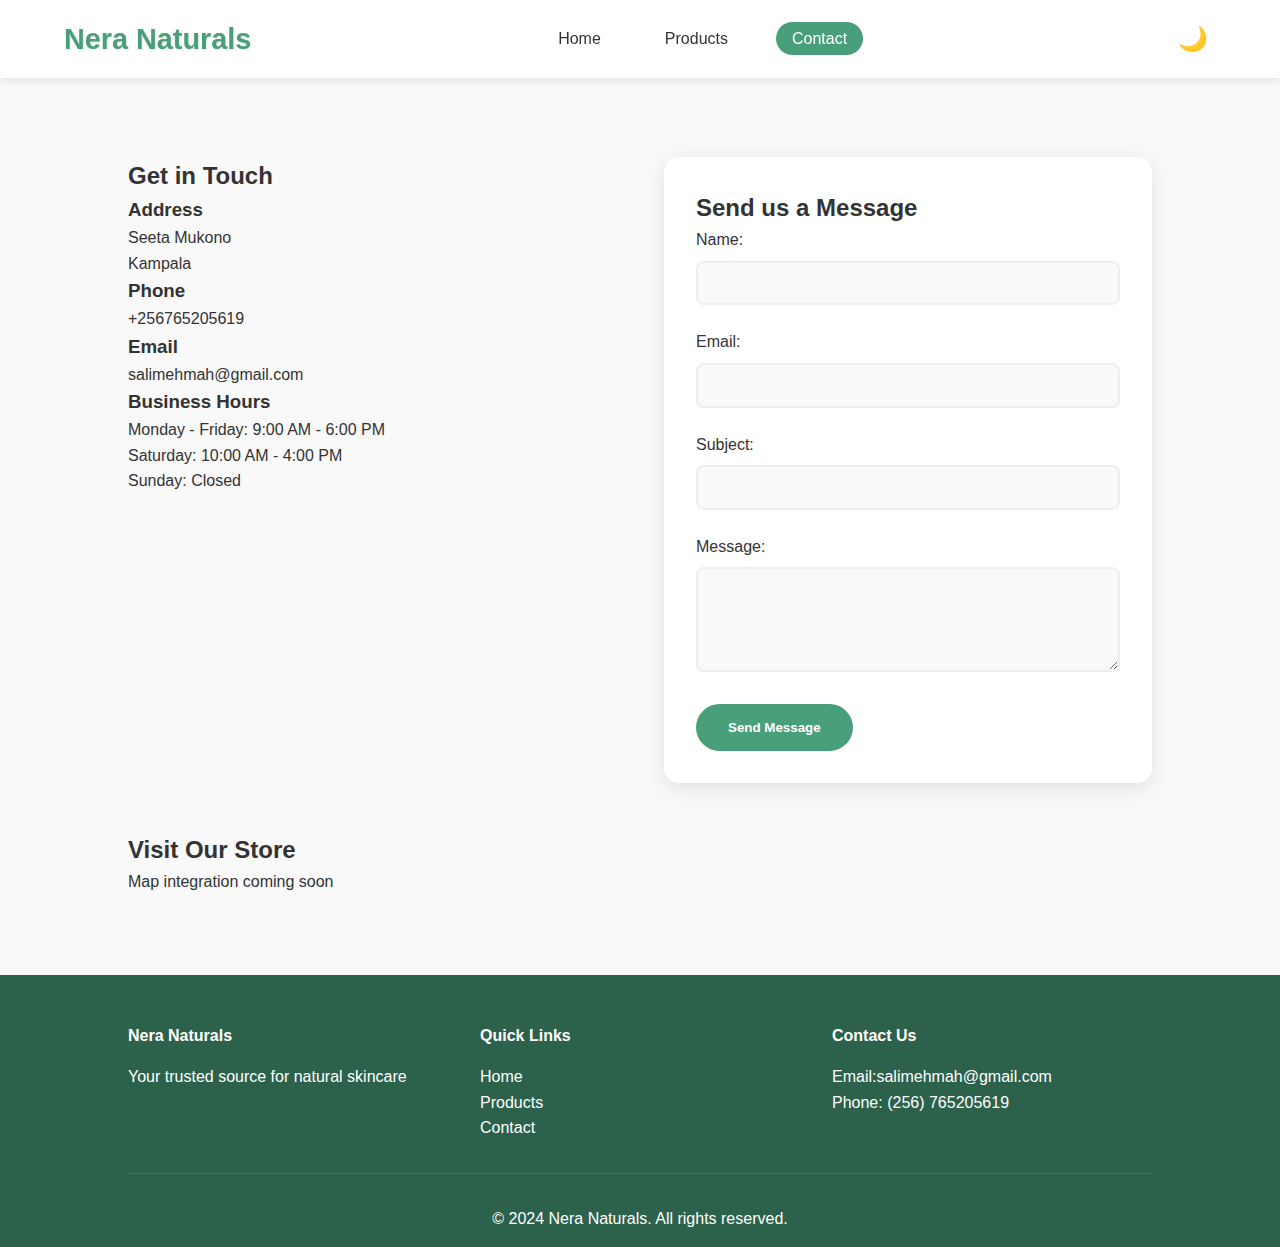
<file: Nera Naturals/contact.html>
<!DOCTYPE html>
<html lang="en">
<head>
    <meta charset="UTF-8">
    <meta name="viewport" content="width=device-width, initial-scale=1.0">
    <title>Contact Us - Nera Naturals</title>
    <link rel="stylesheet" href="styles.css">
</head>
<body>
    <nav class="navbar">
        <div class="logo">Nera Naturals</div>
        <ul class="nav-links">
            <li><a href="index.html">Home</a></li>
            <li><a href="products.html">Products</a></li>
            <li><a href="contact.html" class="active">Contact</a></li>
        </ul>
        <button class="dark-mode-toggle" onclick="toggleDarkMode()">
            <span class="moon">🌙</span>
            <span class="sun">☀️</span>
        </button>
    </nav>

    <header class="page-header">
        <h1>Contact Us</h1>
        <p>We'd love to hear from you</p>
    </header>

    <main class="contact-container">
        <div class="contact-wrapper">
            <div class="contact-info">
                <h2>Get in Touch</h2>
                <div class="info-item">
                    <h3>Address</h3>
                    <p>Seeta Mukono</p>
                    <p>Kampala</p>
                </div>
                <div class="info-item">
                    <h3>Phone</h3>
                    <p>+256765205619</p>
                </div>
                <div class="info-item">
                    <h3>Email</h3>
                    <p>salimehmah@gmail.com</p>
                </div>
                <div class="info-item">
                    <h3>Business Hours</h3>
                    <p>Monday - Friday: 9:00 AM - 6:00 PM</p>
                    <p>Saturday: 10:00 AM - 4:00 PM</p>
                    <p>Sunday: Closed</p>
                </div>
            </div>

            <form class="contact-form">
                <h2>Send us a Message</h2>
                <div class="form-group">
                    <label for="name">Name:</label>
                    <input type="text" id="name" name="name" required>
                </div>
                <div class="form-group">
                    <label for="email">Email:</label>
                    <input type="email" id="email" name="email" required>
                </div>
                <div class="form-group">
                    <label for="subject">Subject:</label>
                    <input type="text" id="subject" name="subject" required>
                </div>
                <div class="form-group">
                    <label for="message">Message:</label>
                    <textarea id="message" name="message" rows="5" required></textarea>
                </div>
                <button type="submit" class="submit-btn">Send Message</button>
            </form>
        </div>

        <div class="map-container">
            <h2>Visit Our Store</h2>
            <div class="map-placeholder">
                <!-- Map will be integrated here -->
                <p>Map integration coming soon</p>
            </div>
        </div>
    </main>

    <footer>
        <div class="footer-content">
            <div class="footer-section">
                <h4>Nera Naturals</h4>
                <p>Your trusted source for natural skincare</p>
            </div>
            <div class="footer-section">
                <h4>Quick Links</h4>
                <ul>
                    <li><a href="index.html">Home</a></li>
                    <li><a href="products.html">Products</a></li>
                    <li><a href="contact.html">Contact</a></li>
                </ul>
            </div>
            <div class="footer-section">
                <h4>Contact Us</h4>
                <p>Email:salimehmah@gmail.com</p>
                <p>Phone: (256) 765205619
                </p>
            </div>
        </div>
        <div class="footer-bottom">
            <p>&copy; 2024 Nera Naturals. All rights reserved.</p>
        </div>
    </footer>
    <script>
        function toggleDarkMode() {
            document.body.classList.toggle('dark-mode');
            localStorage.setItem('darkMode', document.body.classList.contains('dark-mode'));
        }

        // Check for saved dark mode preference
        if (localStorage.getItem('darkMode') === 'true') {
            document.body.classList.add('dark-mode');
        }
    </script>
</body>
</html>
</file>
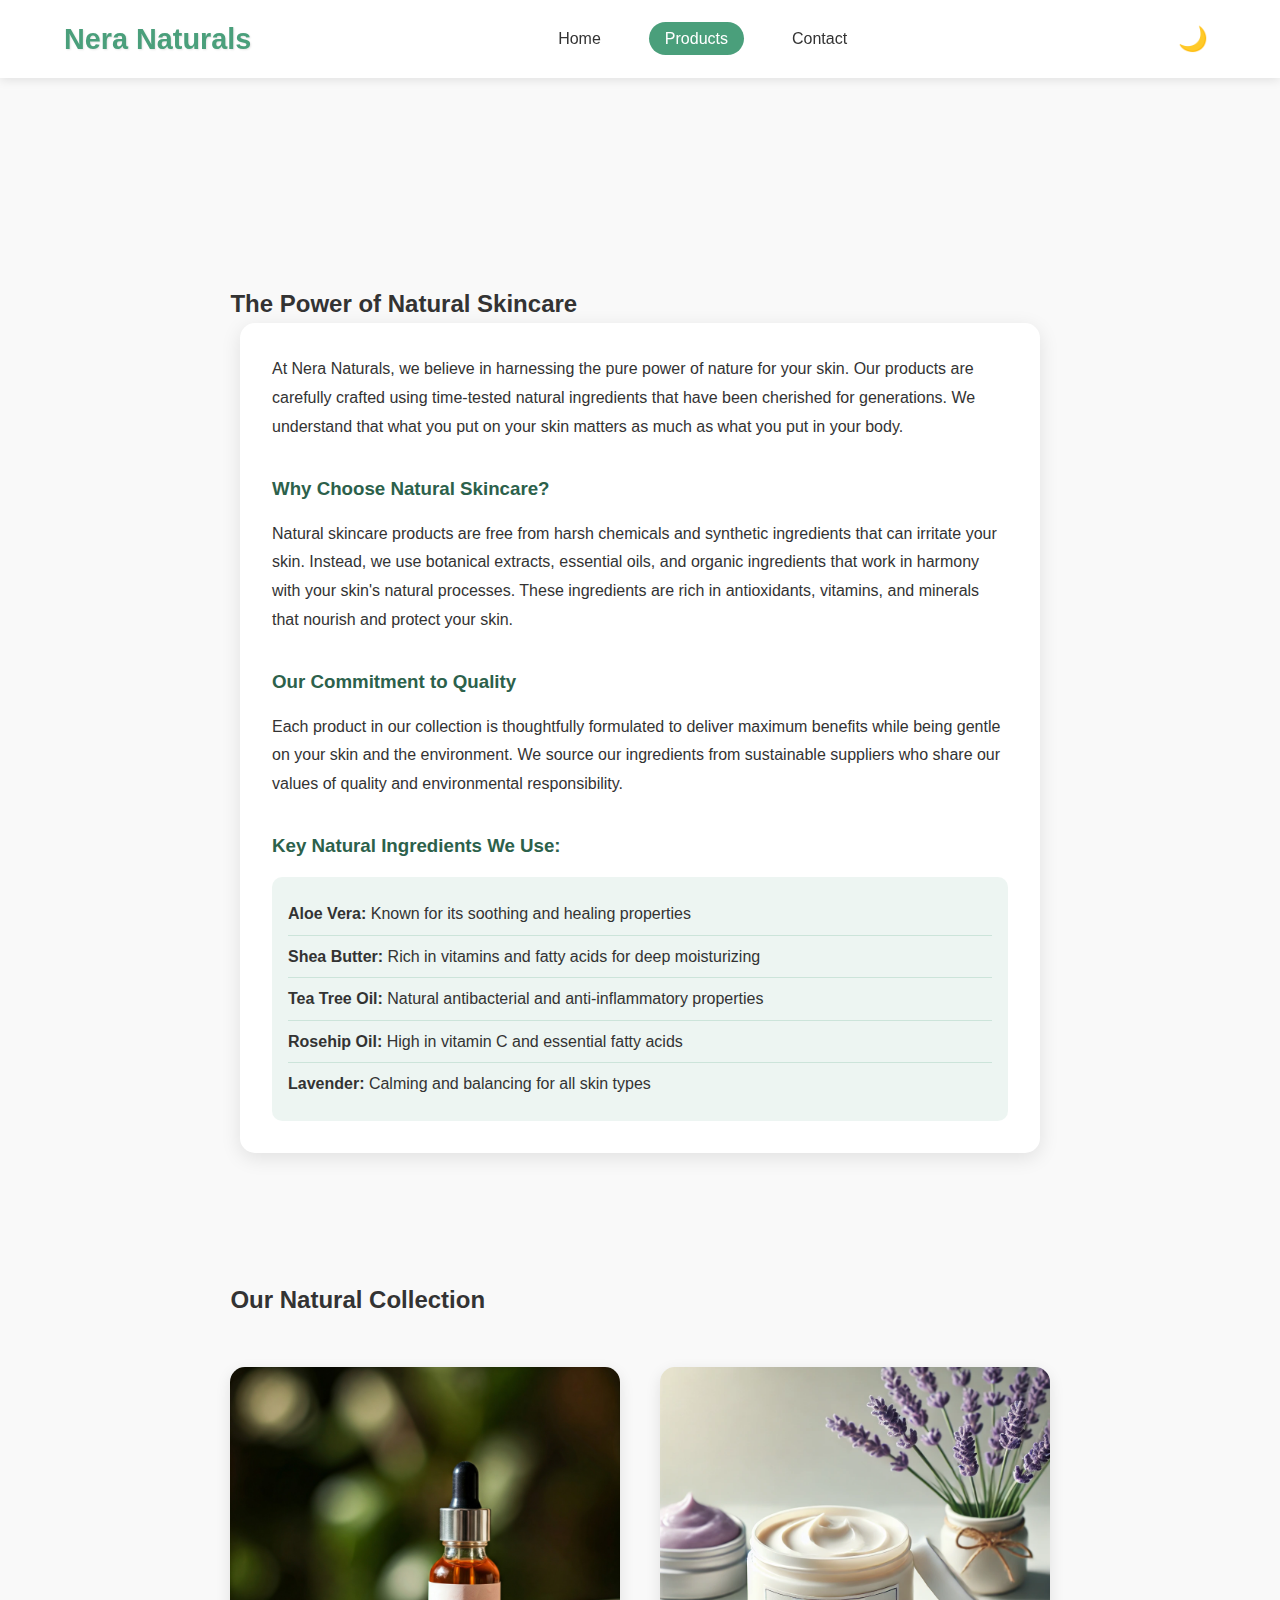
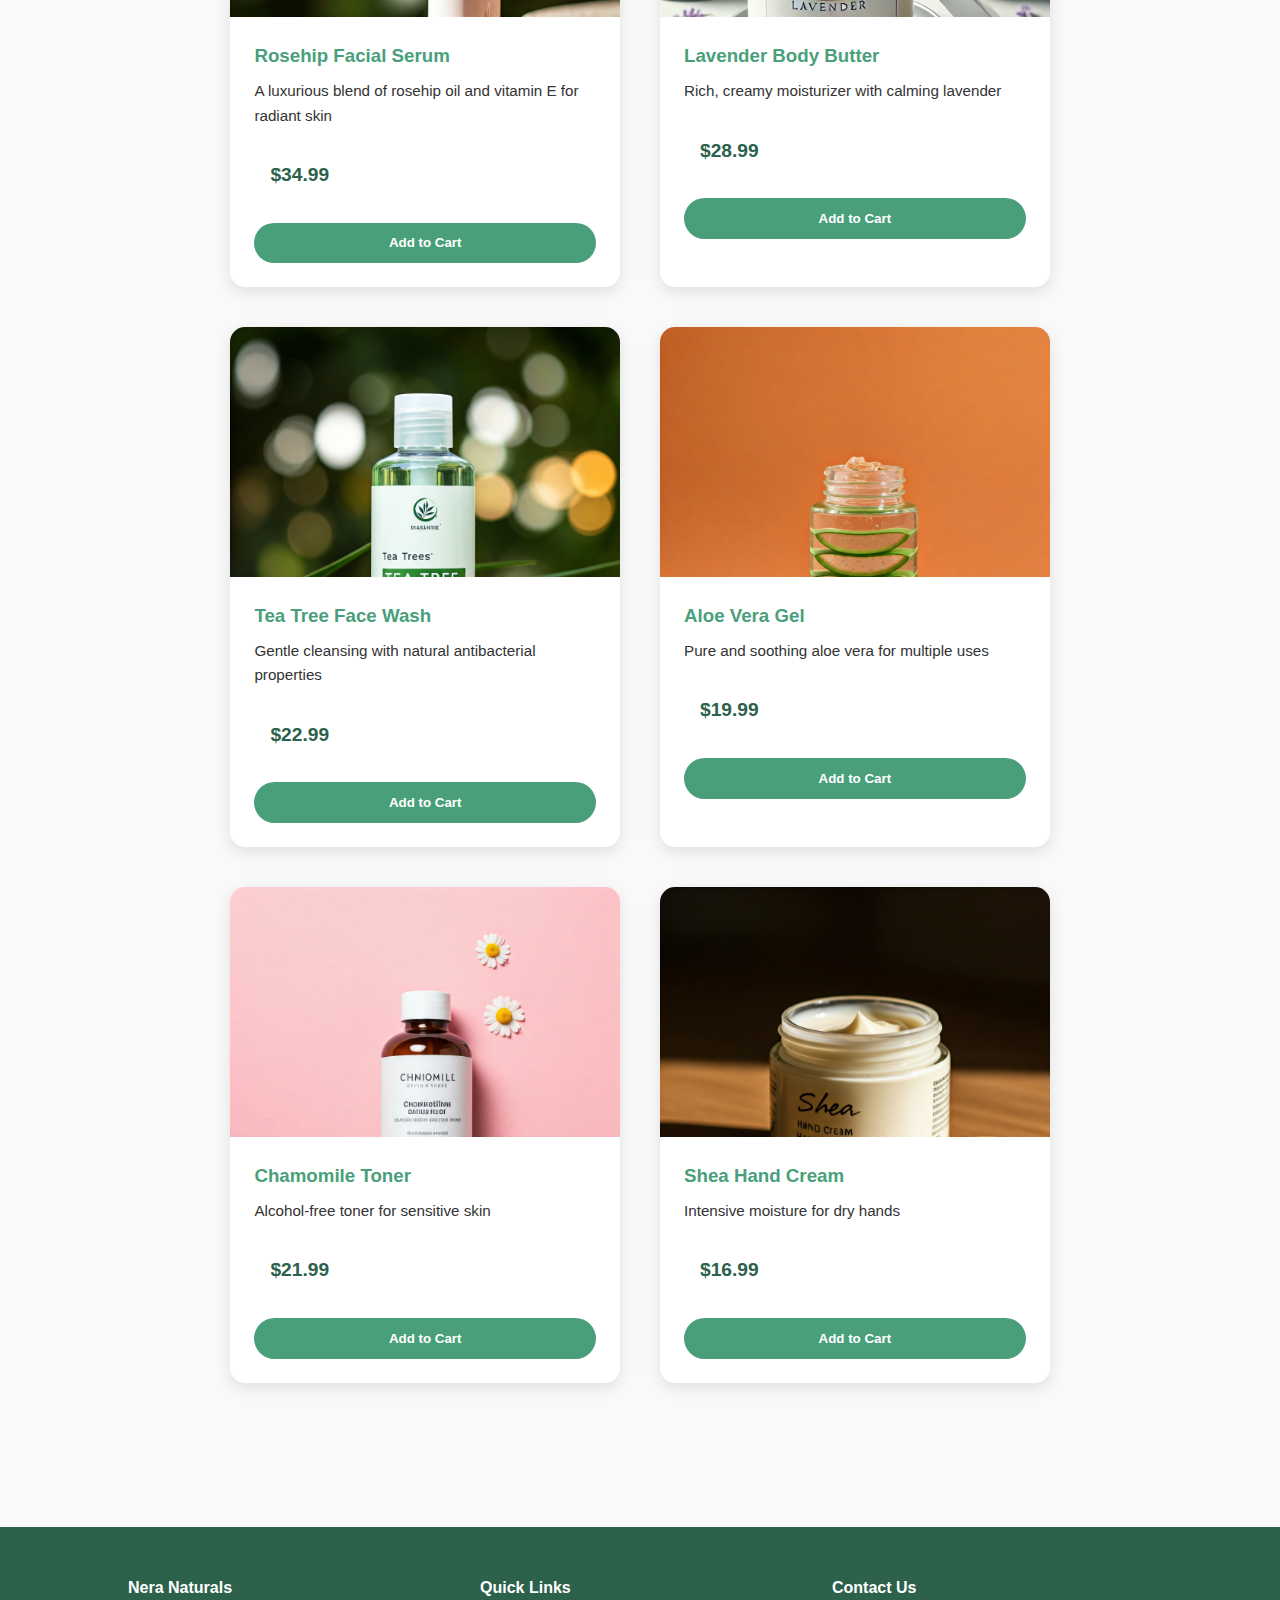
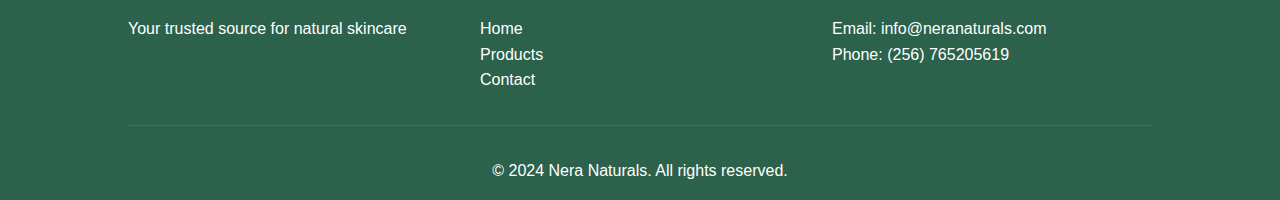
<file: Nera Naturals/products.html>
<!DOCTYPE html>
<html lang="en">
<head>
    <meta charset="UTF-8">
    <meta name="viewport" content="width=device-width, initial-scale=1.0">
    <title>Products - Nera Naturals</title>
    <link rel="stylesheet" href="styles.css">
</head>
<body>
    <nav class="navbar">
        <div class="logo">Nera Naturals</div>
        <ul class="nav-links">
            <li><a href="index.html">Home</a></li>
            <li><a href="products.html" class="active">Products</a></li>
            <li><a href="contact.html">Contact</a></li>
        </ul>
        <button class="dark-mode-toggle" onclick="toggleDarkMode()">
            <span class="moon">🌙</span>
            <span class="sun">☀️</span>
        </button>
    </nav>

    <header class="page-header">
        <h1>Our Products</h1>
        <p>Discover our range of natural skincare solutions</p>
    </header>

    <main class="products-container">
        <section class="natural-products-intro">
            <h2>The Power of Natural Skincare</h2>
            <div class="intro-content">
                <p>At Nera Naturals, we believe in harnessing the pure power of nature for your skin. Our products are carefully crafted using time-tested natural ingredients that have been cherished for generations. We understand that what you put on your skin matters as much as what you put in your body.</p>
                
                <h3>Why Choose Natural Skincare?</h3>
                <p>Natural skincare products are free from harsh chemicals and synthetic ingredients that can irritate your skin. Instead, we use botanical extracts, essential oils, and organic ingredients that work in harmony with your skin's natural processes. These ingredients are rich in antioxidants, vitamins, and minerals that nourish and protect your skin.</p>
                
                <h3>Our Commitment to Quality</h3>
                <p>Each product in our collection is thoughtfully formulated to deliver maximum benefits while being gentle on your skin and the environment. We source our ingredients from sustainable suppliers who share our values of quality and environmental responsibility.</p>
                
                <h3>Key Natural Ingredients We Use:</h3>
                <ul class="ingredients-list">
                    <li><strong>Aloe Vera:</strong> Known for its soothing and healing properties</li>
                    <li><strong>Shea Butter:</strong> Rich in vitamins and fatty acids for deep moisturizing</li>
                    <li><strong>Tea Tree Oil:</strong> Natural antibacterial and anti-inflammatory properties</li>
                    <li><strong>Rosehip Oil:</strong> High in vitamin C and essential fatty acids</li>
                    <li><strong>Lavender:</strong> Calming and balancing for all skin types</li>
                </ul>
            </div>
        </section>

        <section class="product-gallery">
            <h2>Our Natural Collection</h2>
            <div class="gallery-grid">
                <div class="gallery-item">
                    <div class="product-image">
                        <img src="images/rosehip-facial-serum.jpeg" alt="Product Image 1" style="max-width: 100%; height: auto;">
                    </div>
                    <div class="product-details">
                        <h3>Rosehip Facial Serum</h3>
                        <p>A luxurious blend of rosehip oil and vitamin E for radiant skin</p>
                        <span class="price">$34.99</span>
                        <button class="add-to-cart">Add to Cart</button>
                    </div>
                </div>
                
                <div class="gallery-item">
                    <div class="product-image">
                        <img src="images/lavender_body_butter_product.png" alt="Product Image 2" style="max-width: 100%; height: auto;">
                    </div>
                    <div class="product-details">
                        <h3>Lavender Body Butter</h3>
                        <p>Rich, creamy moisturizer with calming lavender</p>
                        <span class="price">$28.99</span>
                        <button class="add-to-cart">Add to Cart</button>
                    </div>
                </div>
                
                <div class="gallery-item">
                    <div class="product-image">
                        <img src="images/tree-face-wash.jpeg" alt="Product Image 3" style="max-width: 100%; height: auto;">
                    </div>
                    <div class="product-details">
                        <h3>Tea Tree Face Wash</h3>
                        <p>Gentle cleansing with natural antibacterial properties</p>
                        <span class="price">$22.99</span>
                        <button class="add-to-cart">Add to Cart</button>
                    </div>
                </div>
                
                <div class="gallery-item">
                    <div class="product-image">
                        <img src="images/aloevera-gel.jpeg" alt="Product Image 4" style="max-width: 100%; height: auto;">
                    </div>
                    <div class="product-details">
                        <h3>Aloe Vera Gel</h3>
                        <p>Pure and soothing aloe vera for multiple uses</p>
                        <span class="price">$19.99</span>
                        <button class="add-to-cart">Add to Cart</button>
                    </div>
                </div>
                
                <div class="gallery-item">
                    <div class="product-image">
                        <img src="images/toner.jpeg" alt="Product Image 5" style="max-width: 100%; height: auto;">
                    </div>
                    <div class="product-details">
                        <h3>Chamomile Toner</h3>
                        <p>Alcohol-free toner for sensitive skin</p>
                        <span class="price">$21.99</span>
                        <button class="add-to-cart">Add to Cart</button>
                    </div>
                </div>
                
                <div class="gallery-item">
                    <div class="product-image">
                        <img src="images/hand-cream.jpeg" alt="Product Image 6" style="max-width: 100%; height: auto;">
                    </div>
                    <div class="product-details">
                        <h3>Shea Hand Cream</h3>
                        <p>Intensive moisture for dry hands</p>
                        <span class="price">$16.99</span>
                        <button class="add-to-cart">Add to Cart</button>
                    </div>
                </div>
            </div>
        </section>
    </main>

    <footer>
        <div class="footer-content">
            <div class="footer-section">
                <h4>Nera Naturals</h4>
                <p>Your trusted source for natural skincare</p>
            </div>
            <div class="footer-section">
                <h4>Quick Links</h4>
                <ul>
                    <li><a href="index.html">Home</a></li>
                    <li><a href="products.html">Products</a></li>
                    <li><a href="contact.html">Contact</a></li>
                </ul>
            </div>
            <div class="footer-section">
                <h4>Contact Us</h4>
                <p>Email: info@neranaturals.com</p>
                <p>Phone: (256) 765205619</p>
            </div>
        </div>
        <div class="footer-bottom">
            <p>&copy; 2024 Nera Naturals. All rights reserved.</p>
        </div>
    </footer>
    <script>
        function toggleDarkMode() {
            document.body.classList.toggle('dark-mode');
            localStorage.setItem('darkMode', document.body.classList.contains('dark-mode'));
        }

        // Check for saved dark mode preference
        if (localStorage.getItem('darkMode') === 'true') {
            document.body.classList.add('dark-mode');
        }
    </script>
</body>
</html>
</file>
<file: Nera Naturals/styles.css>
/* Global Styles */
:root {
    --primary-color: #4a9f7b;
    --secondary-color: #2c614b;
    --accent-color: #f5b745;
    --text-color: #333;
    --light-bg: #f9f9f9;
    --white: #ffffff;
    --card-bg: #ffffff;
    --shadow-color: rgba(0, 0, 0, 0.1);
    --border-color: #eee;
}

.dark-mode {
    --primary-color: #5bbf95;
    --secondary-color: #3d8265;
    --accent-color: #ffc85c;
    --text-color: #e1e1e1;
    --light-bg: #1a1a1a;
    --white: #242424;
    --card-bg: #2d2d2d;
    --shadow-color: rgba(0, 0, 0, 0.3);
    --border-color: #404040;
}

* {
    margin: 0;
    padding: 0;
    box-sizing: border-box;
}

body {
    font-family: 'Segoe UI', Tahoma, Geneva, Verdana, sans-serif;
    line-height: 1.6;
    color: var(--text-color);
    background-color: var(--light-bg);
}

/* Navigation Bar */
.navbar {
    background-color: var(--card-bg);
    padding: 1rem 5%;
    position: fixed;
    width: 100%;
    top: 0;
    z-index: 1000;
    box-shadow: 0 2px 10px var(--shadow-color);
    display: flex;
    justify-content: space-between;
    align-items: center;
}

.logo {
    font-size: 1.8rem;
    font-weight: bold;
    color: var(--primary-color);
    text-shadow: 1px 1px 2px rgba(0, 0, 0, 0.1);
}

.nav-links {
    display: flex;
    list-style: none;
    gap: 2rem;
}

.nav-links a {
    text-decoration: none;
    color: var(--text-color);
    font-weight: 500;
    padding: 0.5rem 1rem;
    border-radius: 25px;
    transition: all 0.3s ease;
}

.nav-links a:hover, .nav-links a.active {
    background-color: var(--primary-color);
    color: var(--white);
}

.dark-mode-toggle {
    background: none;
    border: none;
    font-size: 1.5rem;
    cursor: pointer;
    padding: 0.5rem;
    border-radius: 50%;
    transition: background-color 0.3s ease;
    margin-left: 1rem;
}

.dark-mode-toggle:hover {
    background-color: var(--shadow-color);
}

.dark-mode .dark-mode-toggle .sun {
    display: inline-block;
}

.dark-mode .dark-mode-toggle .moon {
    display: none;
}

.dark-mode-toggle .sun {
    display: none;
}

.dark-mode-toggle .moon {
    display: inline-block;
}

/* Hero Section */
.hero {
    height: 80vh;
    background: linear-gradient(rgba(74, 159, 123, 0.9), rgba(44, 97, 75, 0.9)),
                url('path-to-your-hero-image.jpg');
    background-size: cover;
    background-position: center;
    display: flex;
    align-items: center;
    justify-content: center;
    text-align: center;
    color: var(--white);
    margin-top: 4rem;
}

.dark-mode .hero {
    background: linear-gradient(rgba(74, 159, 123, 0.9), rgba(44, 97, 75, 0.9)),
                url('path-to-your-hero-image.jpg');
}

.hero-content {
    padding: 2rem;
}

.hero h1 {
    font-size: 3.5rem;
    margin-bottom: 1rem;
    text-shadow: 2px 2px 4px rgba(0, 0, 0, 0.3);
}

.cta-button {
    display: inline-block;
    padding: 1rem 2rem;
    background-color: var(--accent-color);
    color: var(--white);
    text-decoration: none;
    border-radius: 30px;
    font-weight: bold;
    margin-top: 2rem;
    transition: transform 0.3s ease;
    box-shadow: 0 4px 15px rgba(0, 0, 0, 0.2);
}

.cta-button:hover {
    transform: translateY(-3px);
}

/* Features Section */
.features {
    padding: 5rem 10%;
    background-color: var(--light-bg);
}

.feature-grid {
    display: grid;
    grid-template-columns: repeat(auto-fit, minmax(250px, 1fr));
    gap: 2rem;
    margin-top: 3rem;
}

.feature-card {
    background: var(--card-bg);
    padding: 2rem;
    border-radius: 15px;
    box-shadow: 0 5px 20px var(--shadow-color);
    transition: transform 0.3s ease;
}

.feature-card:hover {
    transform: translateY(-10px);
}

/* Products Section */
.products-container {
    padding: 5rem 10%;
}

.categories {
    display: flex;
    justify-content: center;
    gap: 1rem;
    margin-bottom: 3rem;
}

.category-btn {
    padding: 0.8rem 1.5rem;
    border: none;
    background: var(--light-bg);
    border-radius: 25px;
    cursor: pointer;
    transition: all 0.3s ease;
}

.category-btn.active, .category-btn:hover {
    background: var(--primary-color);
    color: var(--white);
}

.product-grid {
    display: grid;
    grid-template-columns: repeat(auto-fit, minmax(280px, 1fr));
    gap: 2rem;
}

.product-card {
    background: var(--card-bg);
    border-radius: 15px;
    overflow: hidden;
    box-shadow: 0 5px 15px var(--shadow-color);
    transition: transform 0.3s ease;
}

.product-card:hover {
    transform: translateY(-5px);
}

.product-image {
    height: 200px;
    background-color: #ddd;
}

.dark-mode .product-image {
    background-color: #363636;
}

.product-card h3 {
    padding: 1rem;
    color: var(--primary-color);
}

.product-card p {
    padding: 0 1rem;
}

.price {
    display: block;
    padding: 1rem;
    font-weight: bold;
    color: var(--secondary-color);
}

.add-to-cart {
    width: 100%;
    padding: 1rem;
    border: none;
    background: var(--primary-color);
    color: var(--white);
    font-weight: bold;
    cursor: pointer;
    transition: background-color 0.3s ease;
}

.add-to-cart:hover {
    background: var(--secondary-color);
}

/* Natural Products Intro Section */
.natural-products-intro {
    padding: 4rem 10%;
    background-color: var(--light-bg);
    margin-top: 4rem;
}

.intro-content {
    max-width: 800px;
    margin: 0 auto;
    background: var(--card-bg);
    padding: 2rem;
    border-radius: 15px;
    box-shadow: 0 5px 20px var(--shadow-color);
}

.intro-content h2 {
    color: var(--primary-color);
    margin-bottom: 1.5rem;
}

.intro-content h3 {
    color: var(--secondary-color);
    margin: 2rem 0 1rem;
}

.intro-content p {
    margin-bottom: 1.5rem;
    line-height: 1.8;
}

.ingredients-list {
    list-style: none;
    padding: 1rem;
    background: rgba(74, 159, 123, 0.1);
    border-radius: 10px;
    margin-top: 1rem;
}

.dark-mode .ingredients-list {
    background: rgba(74, 159, 123, 0.2);
}

.ingredients-list li {
    padding: 0.5rem 0;
    border-bottom: 1px solid rgba(74, 159, 123, 0.2);
}

.ingredients-list li:last-child {
    border-bottom: none;
}

/* Product Gallery */
.product-gallery {
    padding: 4rem 10%;
}

.gallery-grid {
    display: grid;
    grid-template-columns: repeat(auto-fit, minmax(300px, 1fr));
    gap: 2.5rem;
    margin-top: 3rem;
}

.gallery-item {
    background: var(--card-bg);
    border-radius: 15px;
    overflow: hidden;
    box-shadow: 0 5px 15px var(--shadow-color);
    transition: transform 0.3s ease;
}

.gallery-item:hover {
    transform: translateY(-10px);
}

.product-image {
    height: 250px;
    background-color: #f0f0f0;
    position: relative;
    overflow: hidden;
}

.product-details {
    padding: 1.5rem;
}

.product-details h3 {
    color: var(--primary-color);
    margin-bottom: 0.5rem;
}

.product-details p {
    color: var(--text-color);
    margin-bottom: 1rem;
    font-size: 0.95rem;
}

.price {
    display: block;
    font-size: 1.2rem;
    color: var(--secondary-color);
    font-weight: bold;
    margin-bottom: 1rem;
}

.add-to-cart {
    width: 100%;
    padding: 0.8rem;
    background: var(--primary-color);
    color: var(--white);
    border: none;
    border-radius: 25px;
    font-weight: bold;
    cursor: pointer;
    transition: background-color 0.3s ease;
}

.add-to-cart:hover {
    background: var(--secondary-color);
}

/* Contact Form */
.contact-container {
    padding: 5rem 10%;
}

.contact-wrapper {
    display: grid;
    grid-template-columns: 1fr 1fr;
    gap: 3rem;
    margin-bottom: 3rem;
}

.contact-form {
    background: var(--card-bg);
    padding: 2rem;
    border-radius: 15px;
    box-shadow: 0 5px 20px var(--shadow-color);
}

.form-group {
    margin-bottom: 1.5rem;
}

.form-group label {
    display: block;
    margin-bottom: 0.5rem;
    color: var(--text-color);
}

.form-group input,
.form-group textarea {
    width: 100%;
    padding: 0.8rem;
    border: 2px solid var(--border-color);
    border-radius: 8px;
    transition: border-color 0.3s ease;
    background-color: var(--light-bg);
    color: var(--text-color);
}

.form-group input:focus,
.form-group textarea:focus {
    border-color: var(--primary-color);
    outline: none;
}

.submit-btn {
    background: var(--primary-color);
    color: var(--white);
    padding: 1rem 2rem;
    border: none;
    border-radius: 25px;
    cursor: pointer;
    font-weight: bold;
    transition: background-color 0.3s ease;
}

.submit-btn:hover {
    background: var(--secondary-color);
}

/* Footer */
footer {
    background: var(--secondary-color);
    color: var(--white);
    padding: 3rem 10% 1rem;
}

.footer-content {
    display: grid;
    grid-template-columns: repeat(auto-fit, minmax(250px, 1fr));
    gap: 2rem;
    margin-bottom: 2rem;
}

.footer-section h4 {
    margin-bottom: 1rem;
}

.footer-section ul {
    list-style: none;
}

.footer-section a {
    color: var(--white);
    text-decoration: none;
    transition: color 0.3s ease;
}

.footer-section a:hover {
    color: var(--accent-color);
}

.footer-bottom {
    text-align: center;
    padding-top: 2rem;
    border-top: 1px solid rgba(255, 255, 255, 0.1);
}

/* Responsive Design */
@media (max-width: 768px) {
    .navbar {
        flex-direction: column;
        padding: 1rem;
    }

    .nav-links {
        margin-top: 1rem;
    }

    .hero h1 {
        font-size: 2.5rem;
    }

    .contact-wrapper {
        grid-template-columns: 1fr;
    }

    .natural-products-intro,
    .product-gallery {
        padding: 2rem 5%;
    }
    
    .intro-content {
        padding: 1.5rem;
    }
    
    .gallery-grid {
        grid-template-columns: 1fr;
    }
}

/* Animations */
@keyframes fadeIn {
    from {
        opacity: 0;
        transform: translateY(20px);
    }
    to {
        opacity: 1;
        transform: translateY(0);
    }
}

.feature-card, .product-card {
    animation: fadeIn 0.5s ease-out forwards;
}

/* Dark mode transitions */
body,
.navbar,
.feature-card,
.product-card,
.gallery-item,
.contact-form,
.intro-content,
.form-group input,
.form-group textarea {
    transition: background-color 0.3s ease, color 0.3s ease, border-color 0.3s ease;
}
</file>
